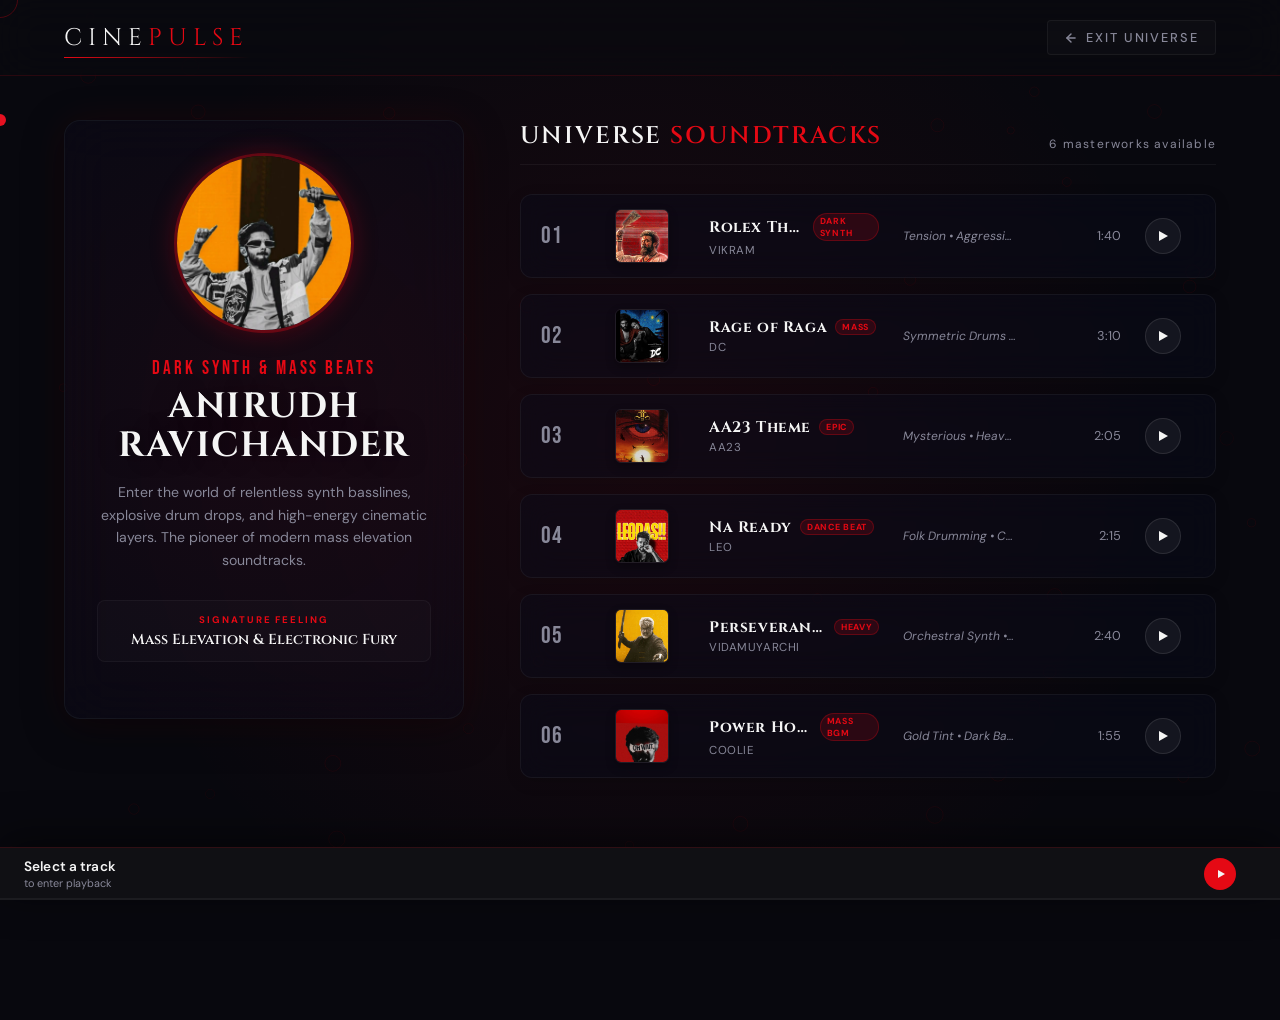
<file: composer.html>
<!DOCTYPE html>
<html lang="en">
<head>
  <meta charset="UTF-8">
  <meta name="viewport" content="width=device-width, initial-scale=1.0">
  <title>CINEPULSE &ndash; Composer Universe</title>
  <link rel="preconnect" href="https://fonts.googleapis.com">
  <link rel="preconnect" href="https://fonts.gstatic.com" crossorigin>
  <link href="https://fonts.googleapis.com/css2?family=Cinzel:wght@400;600;700;900&family=DM+Sans:wght@300;400;500;700&family=Bebas+Neue&display=swap" rel="stylesheet">
  <link rel="stylesheet" href="composer-styles.css">
</head>
<body>

  <!-- Dynamic Custom Cursor Elements -->
  <div id="cursor"></div>
  <div id="cursor-trail"></div>

  <!-- Dynamic Background Canvas & Ambient Overlay -->
  <canvas id="universe-bg-canvas"></canvas>
  <div class="universe-bg-glow" id="bg-glow"></div>

  <!-- ─── HEADER / NAVBAR ─── -->
  <header>
    <a href="index.html" class="logo">CINE<span id="logo-span">PULSE</span></a>
    <a href="index.html" class="btn-back-home">
      <svg width="14" height="14" viewBox="0 0 24 24" fill="none" stroke="currentColor" stroke-width="2.5" stroke-linecap="round" stroke-linejoin="round" style="display:block; transform: scaleX(-1);"><line x1="5" y1="12" x2="19" y2="12"/><polyline points="12 5 19 12 12 19"/></svg>
      Exit Universe
    </a>
  </header>

  <!-- ─── MAIN PORTAL WRAPPER ─── -->
  <main class="universe-container">
    
    <!-- LEFT PANEL: COMPOSER PROFILE -->
    <section class="composer-profile-wrapper">
      <div class="composer-profile-card">
        <div class="composer-image-box" id="composer-img-box">
          <img class="composer-profile-img" id="composer-profile-pic" src="posters/aniruth.jpg" alt="Composer Profile">
        </div>
        
        <p class="composer-title-tag" id="composer-title-tag">Dark Synth</p>
        <h1 class="composer-main-name" id="composer-name">Anirudh Ravichander</h1>
        <p class="composer-bio" id="composer-bio">Loading the details of the composer's universe...</p>
        
        <div class="composer-characteristic-box">
          <p class="char-label">Signature Feeling</p>
          <p class="char-value" id="composer-characteristic">Mass Elevation & Synth Fury</p>
        </div>
      </div>
    </section>

    <!-- RIGHT PANEL: TRACKLIST SECTION -->
    <section class="composer-tracklist-column">
      <div class="tracklist-header">
        <h2 class="tracklist-title">Universe <span id="tracklist-title-span">Soundtracks</span></h2>
        <span class="track-count" id="tracklist-count">0 masterworks available</span>
      </div>
      
      <div class="tracks-grid" id="tracks-container">
        <!-- Injected dynamically via JavaScript -->
      </div>
    </section>

  </main>

  <!-- ─── BOTTOM DYNAMIC PLAYER BAR (Spotify-Style) ─── -->
  <div id="mini-player">
    
    <!-- Row 1: Track Details + Play/Pause Action -->
    <div class="player-row-info">
      <div class="player-info">
        <div class="player-title" id="player-title">Select a track</div>
        <div class="player-sub" id="player-sub">to enter playback</div>
      </div>
      
      <div class="p-play-compact" id="p-play-compact" aria-label="Quick Play">
        <div class="play-tri-compact"></div>
      </div>
      <button class="p-like" id="p-like" aria-label="Like Track">&#9825;</button>
    </div>

    <!-- Row 2: Interactive progress bar and time stamps -->
    <div class="player-row-progress">
      <span class="player-time" id="player-time-current">0:00</span>
      <div class="player-progress" id="player-progress">
        <div class="player-bar" id="player-bar"></div>
      </div>
      <span class="player-time" id="player-time-total">0:00</span>
    </div>

    <!-- Row 3: Standard controls (shuffle, prev, play/pause, next, repeat) -->
    <div class="player-row-controls">
      <button class="p-ctrl-btn p-shuffle" id="p-shuffle" aria-label="Shuffle">
        <svg width="18" height="18" viewBox="0 0 24 24" fill="none" stroke="currentColor" stroke-width="2" stroke-linecap="round" stroke-linejoin="round"><polyline points="16 3 21 3 21 8"/><line x1="4" y1="20" x2="21" y2="3"/><polyline points="21 16 21 21 16 21"/><line x1="15" y1="15" x2="21" y2="21"/><line x1="4" y1="4" x2="9" y2="9"/></svg>
      </button>
      <button class="p-ctrl-btn p-prev" id="p-prev" aria-label="Previous track">
        <svg width="22" height="22" viewBox="0 0 24 24" fill="currentColor"><path d="M6 6h2v12H6zm3.5 6l8.5 6V6z"/></svg>
      </button>
      <div class="p-play" id="p-play" aria-label="Play / Pause">
        <div class="play-tri"></div>
        <div class="pause-lines"></div>
      </div>
      <button class="p-ctrl-btn p-next" id="p-next" aria-label="Next track">
        <svg width="22" height="22" viewBox="0 0 24 24" fill="currentColor"><path d="M16 6h2v12h-2zm-10 6l8.5 6V6z" transform="scale(-1,1) translate(-24,0)"/></svg>
      </button>
      <button class="p-ctrl-btn p-repeat" id="p-repeat" aria-label="Repeat">
        <svg width="18" height="18" viewBox="0 0 24 24" fill="none" stroke="currentColor" stroke-width="2" stroke-linecap="round" stroke-linejoin="round"><polyline points="17 1 21 5 17 9"/><path d="M3 11V9a4 4 0 0 1 4-4h14"/><polyline points="7 23 3 19 7 15"/><path d="M21 13v2a4 4 0 0 1-4 4H3"/></svg>
      </button>
    </div>

    <!-- Hidden linear progress bar when collapsed -->
    <div class="player-compact-progress">
      <div class="player-bar-compact" id="player-bar-compact"></div>
    </div>

    <!-- Core Audio element -->
    <audio id="universe-audio" preload="metadata" playsinline></audio>
  </div>

  <script src="composer-app.js"></script>
</body>
</html>
</file>
<file: composer-styles.css>
/* ─── COMPOSER UNIVERSE PORTAL STYLES ─── */

:root {
  --composer-accent: #E50914; /* Dynamically overridden via JS */
  --composer-accent-rgb: 229, 9, 20;
  --composer-glow: rgba(229, 9, 20, 0.4);
  --composer-bg: linear-gradient(135deg, #1A0005 0%, #3D0010 50%, #08080e 100%);
  
  --black: #08080e;
  --graphite: #15151D;
  --white: #F5F5F5;
  --muted: #888899;
  --font-cin: 'Cinzel', serif;
  --font-play: 'Playfair Display', serif;
  --font-dm: 'DM Sans', sans-serif;
  --font-beb: 'Bebas Neue', sans-serif;
  
  --glass-bg: rgba(10, 12, 28, 0.45);
  --glass-border: rgba(255, 255, 255, 0.05);
}

*, *::before, *::after {
  box-sizing: border-box;
  margin: 0;
  padding: 0;
}

body {
  background: var(--black);
  color: var(--white);
  font-family: var(--font-dm);
  overflow-x: hidden;
  min-height: 100vh;
  cursor: none; /* Hide default cursor to match the main page custom cursor */
}

/* ─── DYNAMIC CANVAS BACKGROUND ─── */
#universe-bg-canvas {
  position: fixed;
  inset: 0;
  width: 100%;
  height: 100%;
  z-index: 0;
  pointer-events: none;
}

.universe-bg-glow {
  position: fixed;
  inset: 0;
  background: radial-gradient(circle at 50% 50%, rgba(var(--composer-accent-rgb), 0.08) 0%, transparent 70%);
  z-index: 1;
  pointer-events: none;
  mix-blend-mode: screen;
}

/* Custom cursor matching the main page */
#cursor {
  position: fixed;
  width: 12px;
  height: 12px;
  background: var(--composer-accent);
  border-radius: 50%;
  pointer-events: none;
  z-index: 9999;
  transform: translate(-50%, -50%);
  transition: transform 0.1s ease, background 0.3s;
  mix-blend-mode: screen;
}

#cursor-trail {
  position: fixed;
  width: 36px;
  height: 36px;
  border: 1px solid rgba(var(--composer-accent-rgb), 0.3);
  border-radius: 50%;
  pointer-events: none;
  z-index: 9998;
  transform: translate(-50%, -50%);
  transition: transform 0.18s ease, left 0.12s ease, top 0.12s ease;
}

/* ─── HEADER / NAVBAR ─── */
header {
  position: fixed;
  top: 0;
  left: 0;
  right: 0;
  z-index: 100;
  padding: 20px 5%;
  display: flex;
  align-items: center;
  justify-content: space-between;
  background: rgba(11, 11, 15, 0.6);
  backdrop-filter: blur(20px);
  -webkit-backdrop-filter: blur(20px);
  border-bottom: 1px solid rgba(var(--composer-accent-rgb), 0.15);
  transition: border-color 0.5s ease;
}

.logo {
  font-family: var(--font-cin);
  font-size: 1.5rem;
  letter-spacing: 0.25em;
  color: var(--white);
  text-decoration: none;
  position: relative;
}

.logo span {
  color: var(--composer-accent);
  transition: color 0.5s ease;
}

.logo::after {
  content: '';
  position: absolute;
  bottom: -4px;
  left: 0;
  right: 0;
  height: 1px;
  background: linear-gradient(90deg, var(--composer-accent), transparent);
  transition: background 0.5s ease;
}

.btn-back-home {
  display: inline-flex;
  align-items: center;
  gap: 8px;
  color: var(--muted);
  text-decoration: none;
  font-family: var(--font-dm);
  font-size: 0.8rem;
  letter-spacing: 0.15em;
  text-transform: uppercase;
  font-weight: 500;
  transition: color 0.3s;
  padding: 8px 16px;
  border-radius: 4px;
  border: 1px solid rgba(255, 255, 255, 0.05);
  background: rgba(255, 255, 255, 0.02);
}

.btn-back-home:hover {
  color: var(--composer-accent);
  border-color: rgba(var(--composer-accent-rgb), 0.3);
  background: rgba(var(--composer-accent-rgb), 0.05);
}

/* ─── MAIN PORTAL WRAPPER ─── */
.universe-container {
  position: relative;
  z-index: 2;
  max-width: 1400px;
  margin: 120px auto 140px;
  padding: 0 5%;
  display: grid;
  grid-template-columns: 400px 1fr;
  gap: 3.5rem;
}

/* ─── LEFT: COMPOSER PROFILE CARD ─── */
.composer-profile-wrapper {
  position: sticky;
  top: 120px;
  height: fit-content;
}

.composer-profile-card {
  position: relative;
  background: var(--glass-bg);
  border: 1px solid var(--glass-border);
  border-radius: 16px;
  padding: 2rem;
  backdrop-filter: blur(25px);
  -webkit-backdrop-filter: blur(25px);
  overflow: hidden;
  box-shadow: 0 10px 40px rgba(0, 0, 0, 0.4), 
              0 0 40px rgba(var(--composer-accent-rgb), 0.08);
  transition: box-shadow 0.5s ease;
  display: flex;
  flex-direction: column;
  align-items: center;
  text-align: center;
}

.composer-profile-card::before {
  content: '';
  position: absolute;
  top: -50%;
  left: -50%;
  width: 200%;
  height: 200%;
  background: radial-gradient(circle, rgba(var(--composer-accent-rgb), 0.06) 0%, transparent 60%);
  pointer-events: none;
  z-index: 1;
}

.composer-image-box {
  position: relative;
  width: 180px;
  height: 180px;
  border-radius: 50%;
  overflow: hidden;
  margin-bottom: 1.5rem;
  border: 3px solid rgba(var(--composer-accent-rgb), 0.4);
  box-shadow: 0 0 25px rgba(var(--composer-accent-rgb), 0.25);
  z-index: 2;
  transition: border-color 0.5s, box-shadow 0.5s, transform 0.4s;
}

.composer-image-box:hover {
  transform: scale(1.05) rotate(2deg);
}

.composer-profile-img {
  width: 100%;
  height: 100%;
  object-fit: cover;
}

.composer-title-tag {
  font-family: var(--font-beb);
  font-size: 1.2rem;
  letter-spacing: 0.15em;
  color: var(--composer-accent);
  margin-bottom: 0.5rem;
  z-index: 2;
  text-transform: uppercase;
}

.composer-main-name {
  font-family: var(--font-cin);
  font-size: 2.2rem;
  font-weight: 700;
  letter-spacing: 0.05em;
  color: var(--white);
  margin-bottom: 1rem;
  line-height: 1.1;
  text-transform: uppercase;
  z-index: 2;
  text-shadow: 0 0 20px rgba(0, 0, 0, 0.5);
}

.composer-bio {
  font-size: 0.88rem;
  line-height: 1.6;
  color: var(--muted);
  margin-bottom: 1.8rem;
  z-index: 2;
  font-family: var(--font-dm);
}

.composer-characteristic-box {
  width: 100%;
  background: rgba(255, 255, 255, 0.02);
  border: 1px solid rgba(255, 255, 255, 0.04);
  border-radius: 8px;
  padding: 12px;
  z-index: 2;
  margin-bottom: 1.5rem;
}

.char-label {
  font-size: 0.6rem;
  letter-spacing: 0.2em;
  text-transform: uppercase;
  color: var(--composer-accent);
  font-weight: 700;
  margin-bottom: 4px;
}

.char-value {
  font-family: var(--font-cin);
  font-size: 0.9rem;
  font-weight: 600;
  color: var(--white);
}

/* ─── RIGHT: MUSIC TRACKLIST ─── */
.composer-tracklist-column {
  display: flex;
  flex-direction: column;
  gap: 1.8rem;
}

.tracklist-header {
  display: flex;
  justify-content: space-between;
  align-items: flex-end;
  border-bottom: 1px solid rgba(255, 255, 255, 0.05);
  padding-bottom: 12px;
}

.tracklist-title {
  font-family: var(--font-cin);
  font-size: 1.5rem;
  font-weight: 600;
  letter-spacing: 0.08em;
  text-transform: uppercase;
}

.tracklist-title span {
  color: var(--composer-accent);
  transition: color 0.5s;
}

.track-count {
  font-size: 0.75rem;
  letter-spacing: 0.1em;
  color: var(--muted);
}

.tracks-grid {
  display: flex;
  flex-direction: column;
  gap: 1rem;
}

/* ─── TRACK CARD ─── */
.track-card {
  position: relative;
  background: var(--glass-bg);
  border: 1px solid var(--glass-border);
  border-radius: 12px;
  padding: 14px 20px;
  display: grid;
  grid-template-columns: 50px 70px 1.5fr 1fr 80px 50px;
  align-items: center;
  gap: 1.5rem;
  backdrop-filter: blur(15px);
  -webkit-backdrop-filter: blur(15px);
  transition: all 0.3s cubic-bezier(0.16, 1, 0.3, 1);
  box-shadow: 0 4px 15px rgba(0, 0, 0, 0.15);
}

.track-card::before {
  content: '';
  position: absolute;
  inset: 0;
  border-radius: 12px;
  box-shadow: inset 0 0 0 1px rgba(var(--composer-accent-rgb), 0);
  transition: box-shadow 0.3s ease;
  pointer-events: none;
}

.track-card:hover {
  transform: translateY(-3px) scale(1.008);
  border-color: rgba(var(--composer-accent-rgb), 0.25);
  background: rgba(18, 20, 38, 0.6);
  box-shadow: 0 8px 30px rgba(0, 0, 0, 0.3), 
              0 0 20px rgba(var(--composer-accent-rgb), 0.08);
}

.track-card:hover::before {
  box-shadow: inset 0 0 0 1px rgba(var(--composer-accent-rgb), 0.35);
}

.track-card.is-active {
  border-color: rgba(var(--composer-accent-rgb), 0.6);
  background: rgba(var(--composer-accent-rgb), 0.04);
  box-shadow: 0 4px 25px rgba(var(--composer-accent-rgb), 0.15);
}

.track-card.is-active::before {
  box-shadow: inset 0 0 0 1px rgba(var(--composer-accent-rgb), 0.7);
}

.track-number {
  font-family: var(--font-beb);
  font-size: 1.5rem;
  color: var(--muted);
  letter-spacing: 0.05em;
  transition: color 0.3s;
}

.track-card:hover .track-number {
  color: var(--composer-accent);
}

.track-card.is-active .track-number {
  color: var(--composer-accent);
}

.track-poster-box {
  width: 54px;
  height: 54px;
  border-radius: 6px;
  overflow: hidden;
  border: 1px solid rgba(255, 255, 255, 0.08);
  box-shadow: 0 4px 10px rgba(0, 0, 0, 0.3);
}

.track-poster {
  width: 100%;
  height: 100%;
  object-fit: cover;
}

.track-details {
  display: flex;
  flex-direction: column;
  min-width: 0;
}

.track-name-row {
  display: flex;
  align-items: center;
  gap: 8px;
  margin-bottom: 2px;
}

.track-title {
  font-family: var(--font-cin);
  font-size: 0.95rem;
  font-weight: 700;
  letter-spacing: 0.04em;
  color: var(--white);
  white-space: nowrap;
  overflow: hidden;
  text-overflow: ellipsis;
}

.track-card.is-active .track-title {
  color: var(--composer-accent);
}

.track-badge {
  font-size: 0.55rem;
  letter-spacing: 0.08em;
  text-transform: uppercase;
  padding: 1px 6px;
  border-radius: 20px;
  background: rgba(var(--composer-accent-rgb), 0.15);
  color: var(--composer-accent);
  border: 1px solid rgba(var(--composer-accent-rgb), 0.3);
  font-weight: 700;
}

.track-movie {
  font-size: 0.72rem;
  color: var(--muted);
  letter-spacing: 0.05em;
  white-space: nowrap;
  overflow: hidden;
  text-overflow: ellipsis;
}

.track-vibes {
  font-size: 0.75rem;
  color: var(--muted);
  font-style: italic;
  white-space: nowrap;
  overflow: hidden;
  text-overflow: ellipsis;
}

.track-duration {
  font-size: 0.8rem;
  color: var(--muted);
  font-family: var(--font-dm);
  text-align: right;
}

/* ─── TRACK CARD PLAY BUTTON ─── */
.track-play-btn {
  width: 36px;
  height: 36px;
  border-radius: 50%;
  background: rgba(255, 255, 255, 0.05);
  border: 1px solid rgba(255, 255, 255, 0.1);
  display: flex;
  align-items: center;
  justify-content: center;
  cursor: none; /* Keep custom cursor working */
  transition: all 0.3s cubic-bezier(0.16, 1, 0.3, 1);
  position: relative;
}

.track-play-icon {
  width: 0;
  height: 0;
  border-top: 5px solid transparent;
  border-bottom: 5px solid transparent;
  border-left: 9px solid var(--white);
  margin-left: 2px;
  transition: border-color 0.3s;
}

.track-card:hover .track-play-btn {
  background: var(--composer-accent);
  border-color: var(--composer-accent);
  box-shadow: 0 0 15px rgba(var(--composer-accent-rgb), 0.4);
  transform: scale(1.1);
}

.track-card:hover .track-play-icon {
  border-left-color: var(--white);
}

.track-card.is-active .track-play-btn {
  background: var(--composer-accent);
  border-color: var(--composer-accent);
  box-shadow: 0 0 15px rgba(var(--composer-accent-rgb), 0.5);
  transform: scale(1.1);
}

/* Playing animation lines inside button when active */
.track-playing-lines {
  display: none;
  align-items: flex-end;
  gap: 2px;
  height: 12px;
}

.playing-line {
  width: 2px;
  height: 100%;
  background: var(--white);
  border-radius: 1px;
  transform-origin: bottom;
  animation: lineBounce 0.8s ease-in-out infinite alternate;
}
.playing-line:nth-child(2) { animation-delay: 0.15s; }
.playing-line:nth-child(3) { animation-delay: 0.3s; }

@keyframes lineBounce {
  0% { transform: scaleY(0.2); }
  100% { transform: scaleY(1.0); }
}

.track-card.is-active.is-playing .track-play-icon {
  display: none;
}

.track-card.is-active.is-playing .track-playing-lines {
  display: flex;
}

/* ─── SCROLLBAR FOR TRACKLIST ─── */
::-webkit-scrollbar {
  width: 4px;
}
::-webkit-scrollbar-track {
  background: var(--black);
}
::-webkit-scrollbar-thumb {
  background: var(--composer-accent);
  border-radius: 2px;
  transition: background 0.5s;
}

/* ─── BOTTOM DYNAMIC PLAYER BAR ─── */
#mini-player {
  position: fixed;
  bottom: 0;
  left: 0;
  right: 0;
  z-index: 200;
  background: rgba(18, 18, 22, 0.94);
  backdrop-filter: blur(25px);
  -webkit-backdrop-filter: blur(25px);
  border-top: 1px solid rgba(var(--composer-accent-rgb), 0.15);
  padding: 10px 24px 10px;
  display: flex;
  flex-direction: column;
  gap: 0;
  box-shadow: 0 -8px 40px rgba(0, 0, 0, 0.5);
  transition: all 0.4s cubic-bezier(0.16, 1, 0.3, 1), border-color 0.5s;
  transform: translateY(0);
}

#mini-player.is-expanded {
  padding: 14px 28px 18px;
  gap: 8px;
  background: linear-gradient(180deg, rgba(18, 18, 22, 0.96) 0%, rgba(10, 10, 14, 0.99) 100%);
}

.player-row-info {
  display: flex;
  align-items: center;
  justify-content: space-between;
  gap: 12px;
}

.player-info {
  flex: 1;
  min-width: 0;
}

.player-title {
  font-family: var(--font-dm);
  font-size: 0.85rem;
  font-weight: 600;
  color: var(--white);
  white-space: nowrap;
  overflow: hidden;
  text-overflow: ellipsis;
  letter-spacing: 0.01em;
  transition: font-size 0.3s ease;
}

#mini-player.is-expanded .player-title {
  font-size: 0.95rem;
  color: var(--composer-accent);
}

.player-sub {
  font-size: 0.68rem;
  color: var(--muted);
  margin-top: 1px;
}

.p-play-compact {
  width: 32px;
  height: 32px;
  border-radius: 50%;
  background: var(--composer-accent);
  display: flex;
  align-items: center;
  justify-content: center;
  cursor: none;
  transition: transform 0.2s, box-shadow 0.2s;
  flex-shrink: 0;
}

.p-play-compact:hover {
  transform: scale(1.08);
  box-shadow: 0 0 10px rgba(var(--composer-accent-rgb), 0.4);
}

.play-tri-compact {
  width: 0;
  height: 0;
  border-top: 4px solid transparent;
  border-bottom: 4px solid transparent;
  border-left: 7px solid var(--white);
  margin-left: 2px;
}

.p-like {
  background: none;
  border: none;
  color: var(--composer-accent);
  font-size: 1.3rem;
  cursor: none;
  padding: 4px;
  transition: transform 0.2s, color 0.2s, opacity 0.3s ease;
  flex-shrink: 0;
  line-height: 1;
  opacity: 0;
  width: 0;
  overflow: hidden;
  pointer-events: none;
}

#mini-player.is-expanded .p-like {
  opacity: 1;
  width: auto;
  pointer-events: auto;
}

.p-like:hover {
  transform: scale(1.15);
}

.p-like.liked {
  color: var(--composer-accent);
}

/* Progress Row */
.player-row-progress {
  display: flex;
  align-items: center;
  gap: 10px;
  max-height: 0;
  opacity: 0;
  overflow: hidden;
  transition: max-height 0.4s cubic-bezier(0.4, 0, 0.2, 1), opacity 0.3s ease 0.05s;
}

#mini-player.is-expanded .player-row-progress {
  max-height: 24px;
  opacity: 1;
}

.player-time {
  font-size: 0.65rem;
  color: rgba(255, 255, 255, 0.45);
  font-family: var(--font-dm);
  min-width: 28px;
  user-select: none;
}

.player-time-current { text-align: right; }
.player-time-total   { text-align: left; }

.player-progress {
  flex: 1;
  height: 3px;
  background: rgba(255, 255, 255, 0.1);
  border-radius: 3px;
  cursor: none;
  position: relative;
  transition: height 0.15s ease;
}

.player-progress:hover {
  height: 5px;
}

.player-bar {
  width: 0%;
  height: 100%;
  background: var(--white);
  border-radius: 3px;
  position: relative;
}

.player-progress:hover .player-bar {
  background: var(--composer-accent);
}

.player-compact-progress {
  position: absolute;
  bottom: 0;
  left: 0;
  right: 0;
  height: 2px;
  background: rgba(255, 255, 255, 0.05);
  overflow: hidden;
}

.player-compact-progress .player-bar-compact {
  width: 0%;
  height: 100%;
  background: var(--composer-accent);
  transition: width 0.15s linear;
}

#mini-player.is-expanded .player-compact-progress {
  opacity: 0;
  pointer-events: none;
}

/* Playback controls (visible when expanded) */
.player-row-controls {
  display: flex;
  align-items: center;
  justify-content: center;
  gap: 28px;
  max-height: 0;
  opacity: 0;
  overflow: hidden;
  transition: max-height 0.4s cubic-bezier(0.4, 0, 0.2, 1), opacity 0.3s ease;
}

#mini-player.is-expanded .player-row-controls {
  max-height: 48px;
  opacity: 1;
  padding-top: 4px;
}

.p-ctrl-btn {
  background: none;
  border: none;
  color: var(--muted);
  cursor: none;
  display: flex;
  align-items: center;
  justify-content: center;
  transition: color 0.2s, transform 0.2s;
  padding: 4px;
}

.p-ctrl-btn:hover {
  color: var(--white);
  transform: scale(1.08);
}

.p-play {
  width: 42px;
  height: 42px;
  border-radius: 50%;
  background: var(--white);
  color: var(--black);
  display: flex;
  align-items: center;
  justify-content: center;
  cursor: none;
  box-shadow: 0 4px 15px rgba(0, 0, 0, 0.25);
  transition: transform 0.2s, background 0.2s, box-shadow 0.2s;
  flex-shrink: 0;
  position: relative;
}

.p-play:hover {
  transform: scale(1.08);
  background: var(--white);
  box-shadow: 0 4px 20px rgba(var(--composer-accent-rgb), 0.3);
}

.p-play .play-tri {
  width: 0;
  height: 0;
  border-top: 6px solid transparent;
  border-bottom: 6px solid transparent;
  border-left: 10px solid var(--black);
  margin-left: 3px;
  display: block;
}

.p-play .pause-lines {
  display: none;
  gap: 3px;
  width: 12px;
  height: 12px;
  justify-content: center;
}

.p-play .pause-lines::before,
.p-play .pause-lines::after {
  content: '';
  width: 3px;
  height: 100%;
  background: var(--black);
  border-radius: 1px;
}

.p-play.is-playing .play-tri {
  display: none;
}

.p-play.is-playing .pause-lines {
  display: flex;
}

.p-shuffle.active, .p-repeat.active {
  color: var(--composer-accent);
  text-shadow: 0 0 10px rgba(var(--composer-accent-rgb), 0.4);
}

/* Hidden debug status */
.audio-status {
  display: none;
}

/* ─── RESPONSIVE LAYOUTS ─── */
@media (max-width: 1024px) {
  .universe-container {
    grid-template-columns: 1fr;
    gap: 3rem;
    margin-top: 100px;
  }
  .composer-profile-wrapper {
    position: relative;
    top: 0;
  }
  .composer-profile-card {
    max-width: 600px;
    margin: 0 auto;
  }
}

@media (max-width: 768px) {
  .track-card {
    grid-template-columns: 30px 45px 1.5fr 70px 40px;
    gap: 1rem;
    padding: 10px 14px;
  }
  .track-vibes, .track-poster-box {
    display: none; /* Hide poster & vibes on mobile for compactness */
  }
  .track-card {
    grid-template-columns: 20px 1fr 60px 40px;
  }
  .track-number {
    font-size: 1.1rem;
  }
  .track-title {
    font-size: 0.85rem;
  }
  .track-movie {
    font-size: 0.65rem;
  }
  .composer-main-name {
    font-size: 1.8rem;
  }
  #mini-player.is-expanded .player-row-controls {
    gap: 16px;
  }
}
</file>
